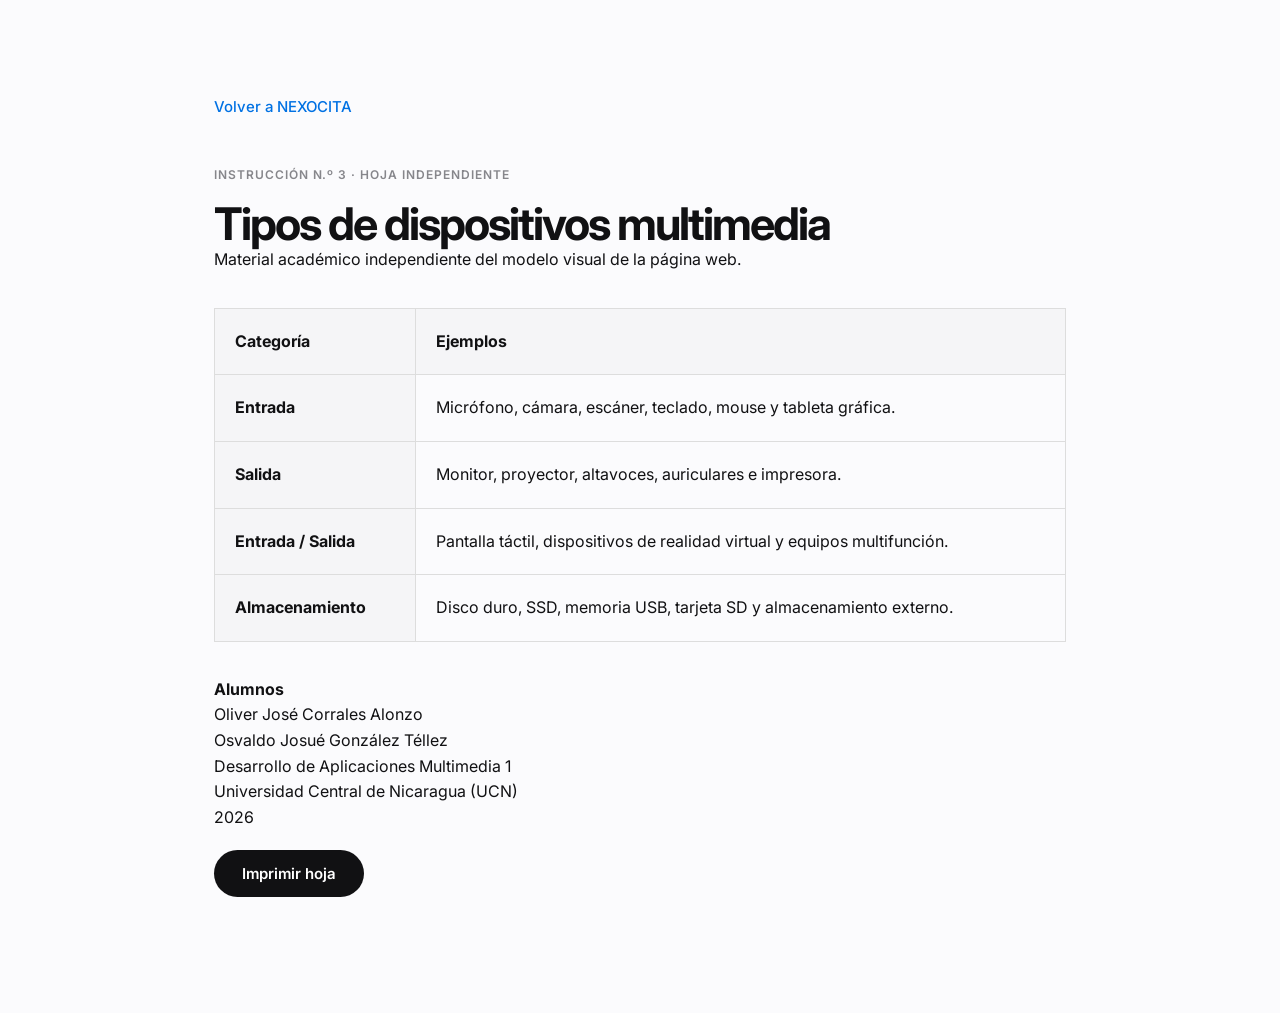
<file: dispositivos.html>
<!doctype html><html lang="es"><head><meta charset="utf-8"><meta name="viewport" content="width=device-width,initial-scale=1"><title>Dispositivos multimedia · UCN</title><link rel="stylesheet" href="styles.css"><link rel="icon" href="data:image/svg+xml,%3Csvg xmlns='http://www.w3.org/2000/svg' viewBox='0 0 40 40'%3E%3Ctext y='32' font-size='36'%3EN%3C/text%3E"><style>table{border-collapse:collapse;width:100%;margin:35px 0}td,th{padding:20px;text-align:left;border:1px solid #ddd;line-height:1.6}th{background:#f5f5f7}h1{font-size:45px;letter-spacing:-2px}main{max-width:900px!important}.print-button{border:0;margin:20px 0}@media print{.text-link,.print-button{display:none}.section{padding:20px}h1{font-size:32px}}</style></head><body><main class="section"><a class="text-link" href="index.html#contacto">Volver a NEXOCITA</a><p class="eyebrow" style="margin-top:50px">INSTRUCCIÓN N.º 3 · HOJA INDEPENDIENTE</p><h1>Tipos de dispositivos multimedia</h1><p>Material académico independiente del modelo visual de la página web.</p><table><thead><tr><th scope="col">Categoría</th><th scope="col">Ejemplos</th></tr></thead><tbody><tr><th scope="row">Entrada</th><td>Micrófono, cámara, escáner, teclado, mouse y tableta gráfica.</td></tr><tr><th scope="row">Salida</th><td>Monitor, proyector, altavoces, auriculares e impresora.</td></tr><tr><th scope="row">Entrada / Salida</th><td>Pantalla táctil, dispositivos de realidad virtual y equipos multifunción.</td></tr><tr><th scope="row">Almacenamiento</th><td>Disco duro, SSD, memoria USB, tarjeta SD y almacenamiento externo.</td></tr></tbody></table><p><strong>Alumnos</strong><br>Oliver José Corrales Alonzo<br>Osvaldo Josué González Téllez</p><p>Desarrollo de Aplicaciones Multimedia 1<br>Universidad Central de Nicaragua (UCN)<br>2026</p><button class="button print-button" onclick="window.print()">Imprimir hoja</button></main></body></html>
</file>
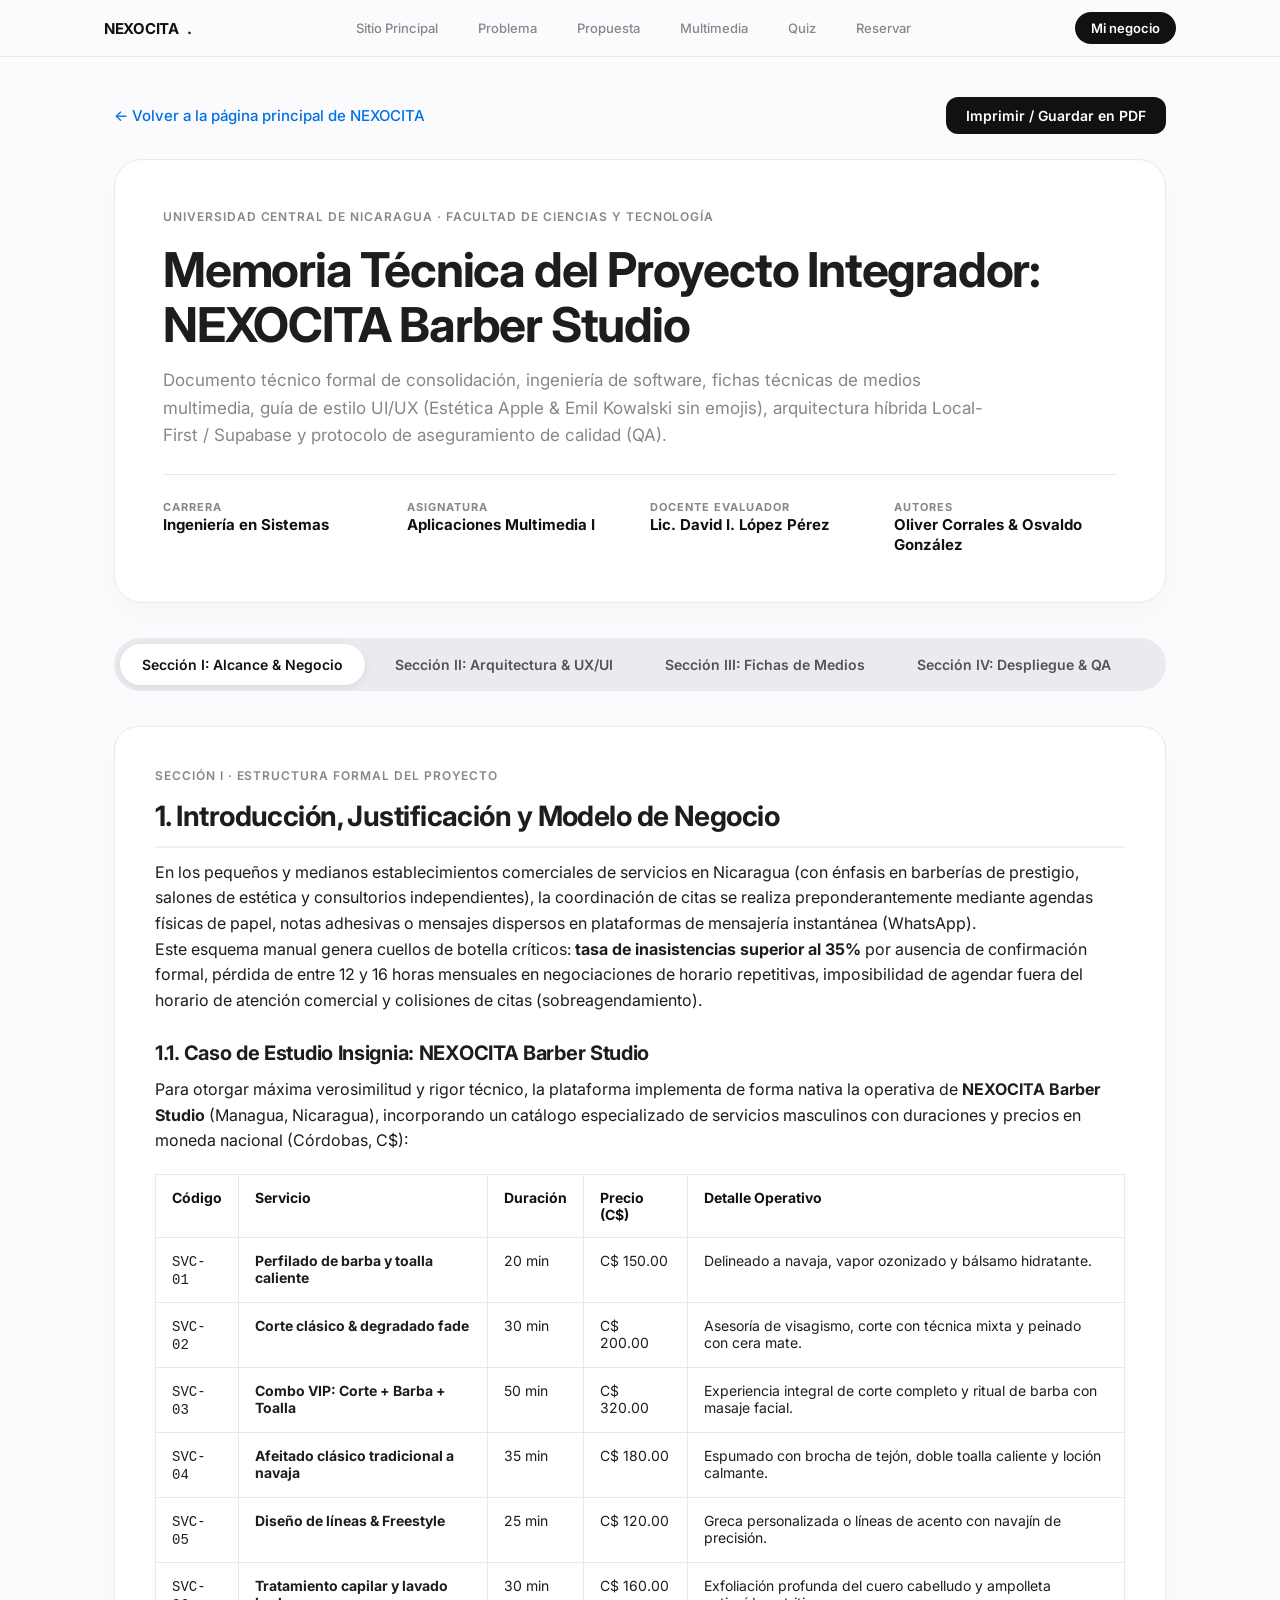
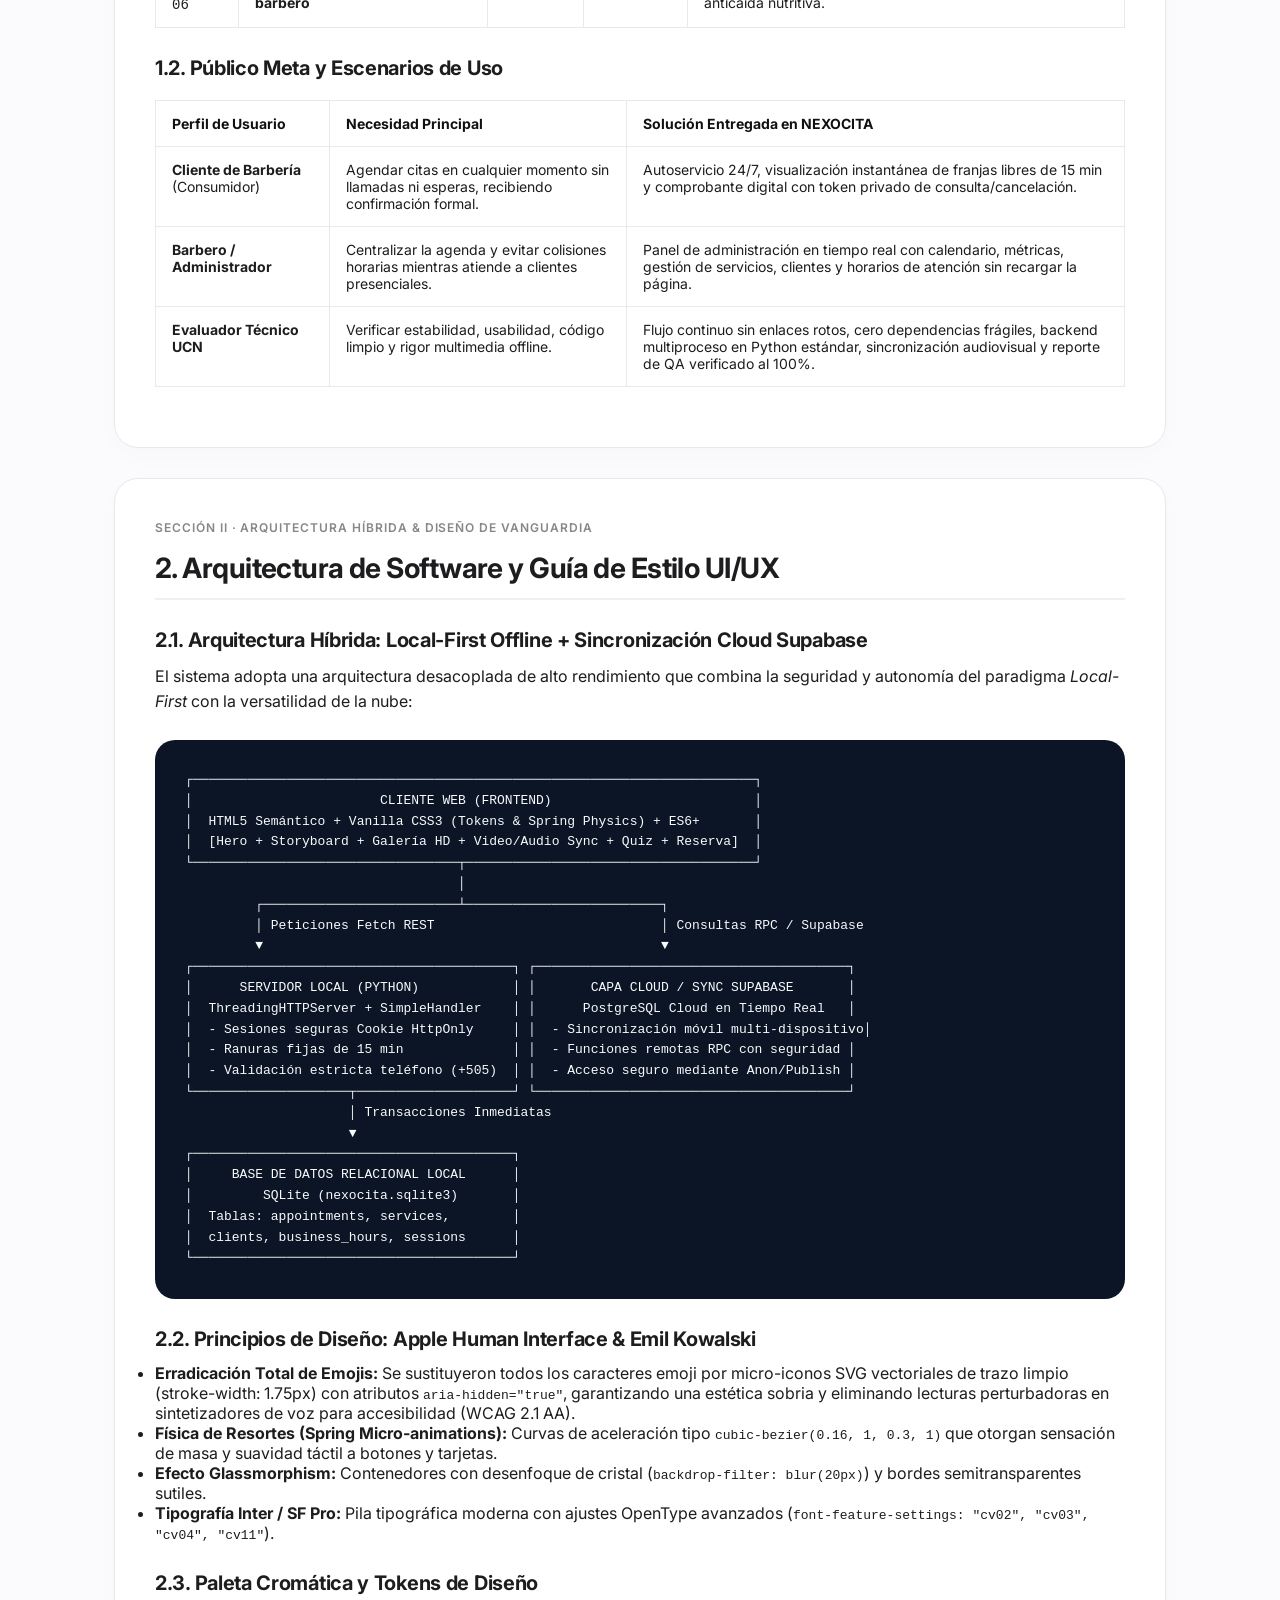
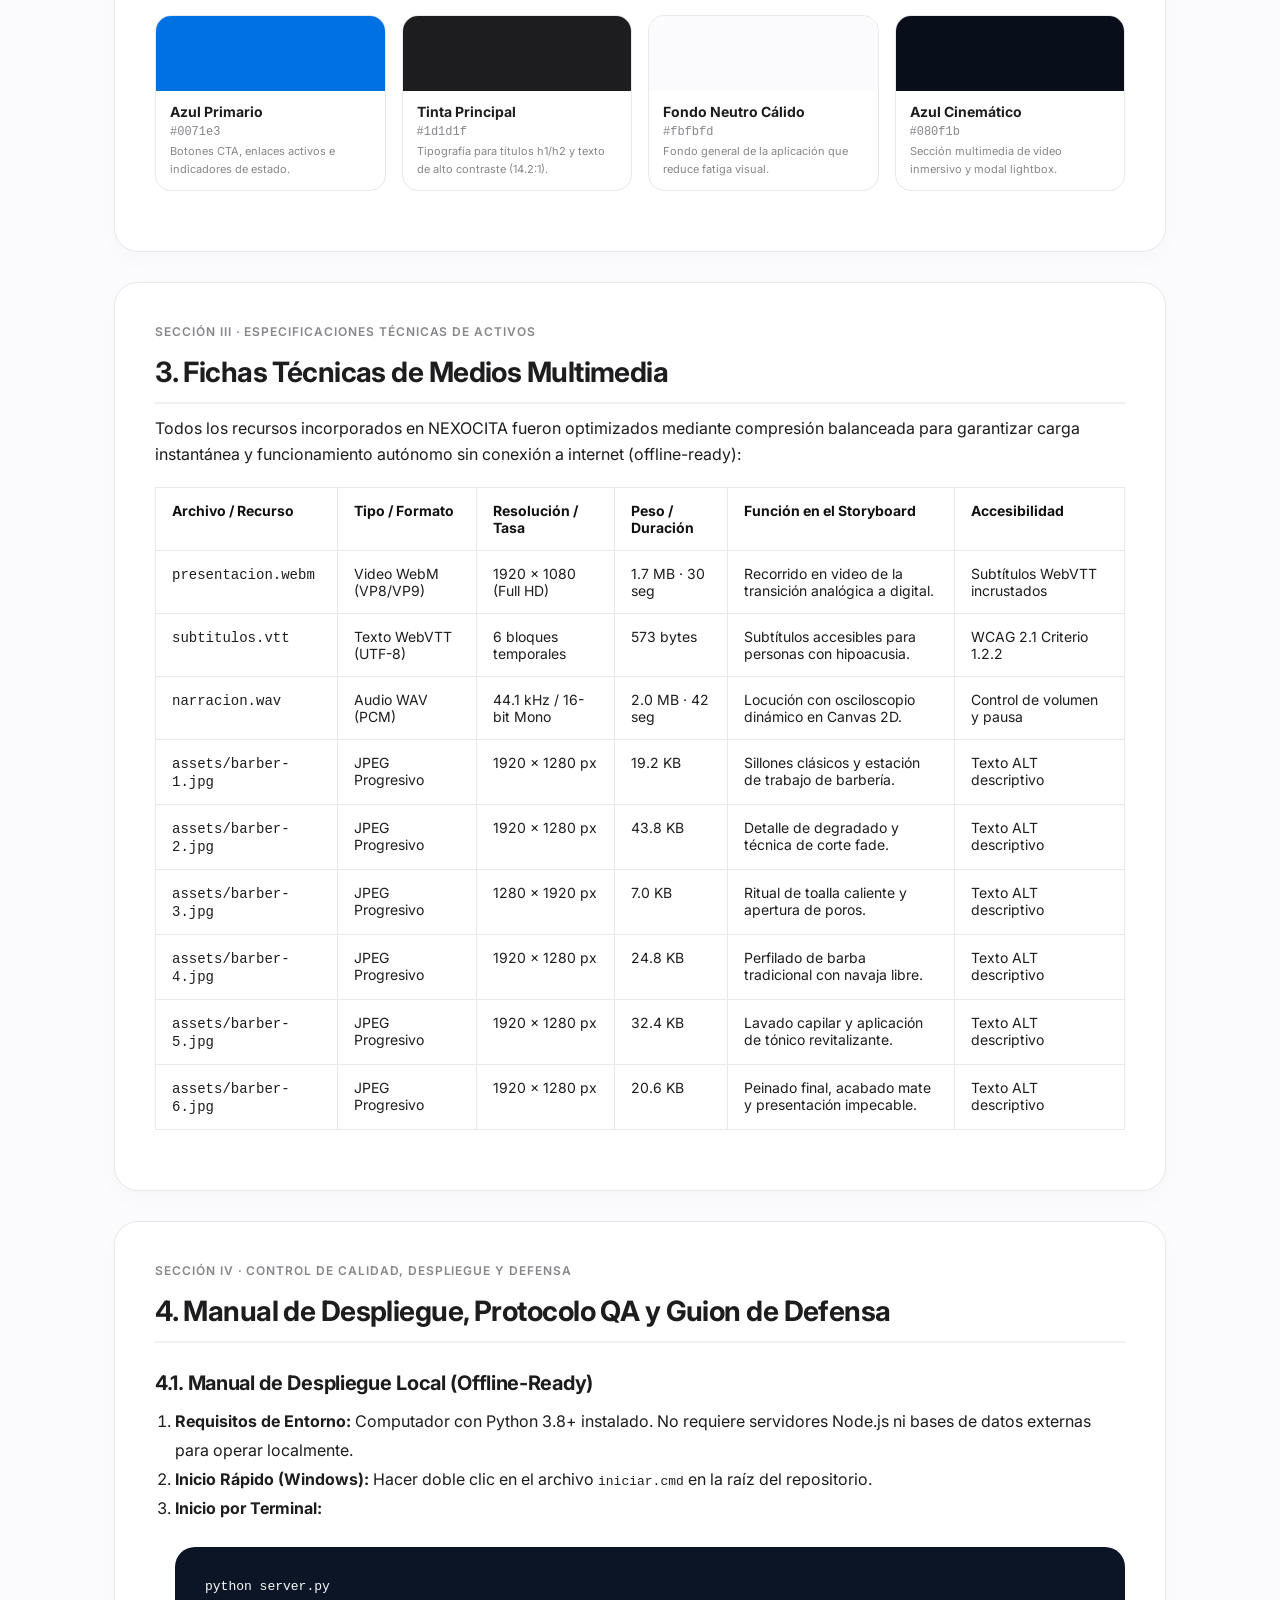
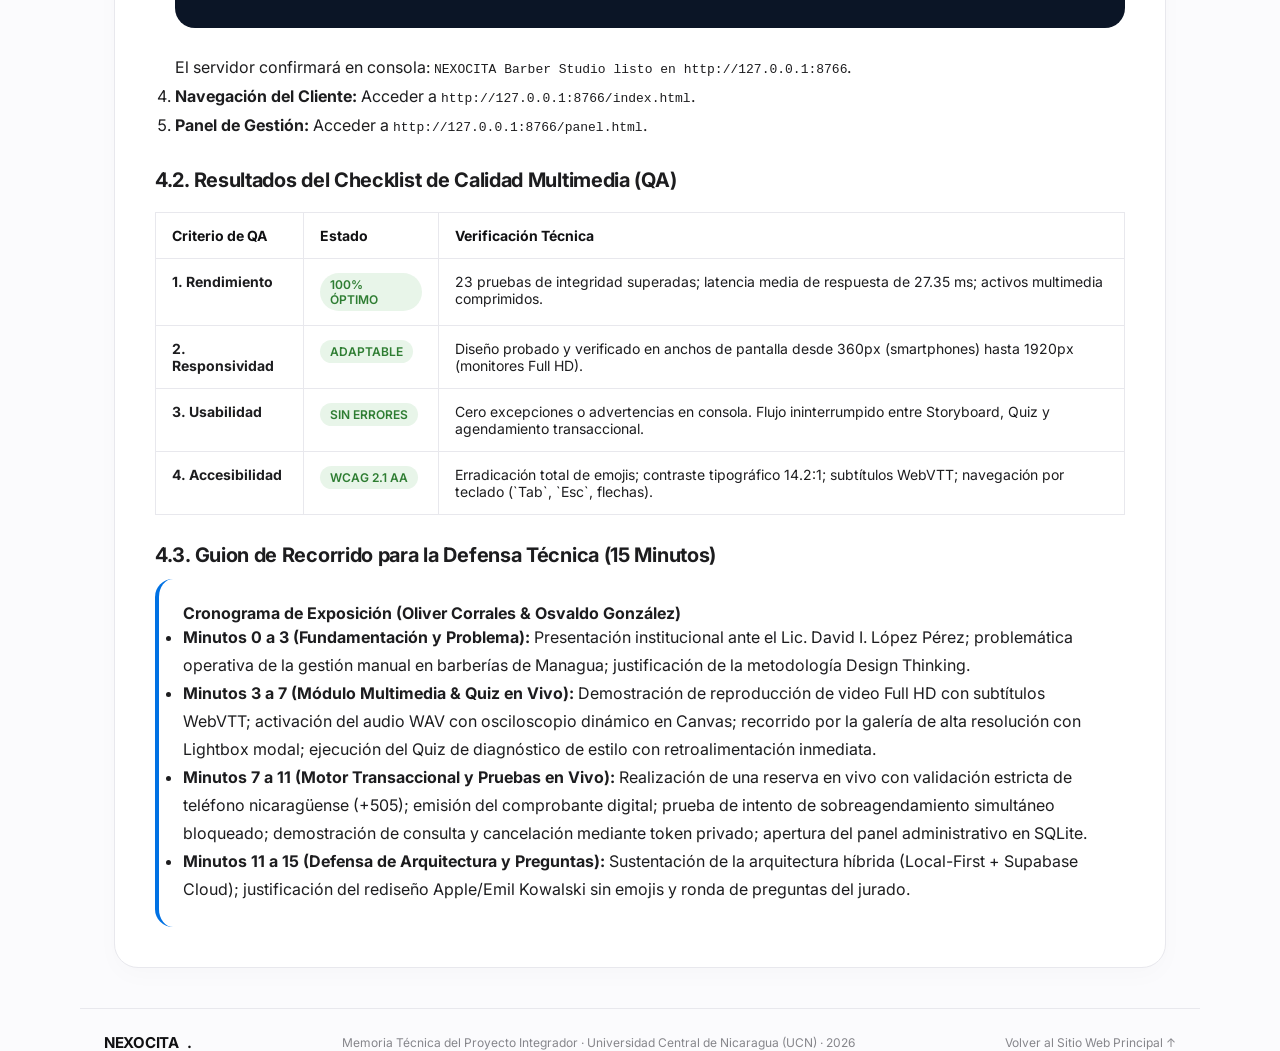
<file: documentacion.html>
<!doctype html>
<html lang="es">

<head>
  <meta charset="utf-8">
  <meta name="viewport" content="width=device-width,initial-scale=1">
  <title>Memoria Técnica y Documentación · NEXOCITA Barber Studio · UCN</title>
  <meta name="description"
    content="Documentación técnica formal del Proyecto Integrador NEXOCITA Barber Studio: Arquitectura híbrida, fichas de medios, diseño Apple/Emil Kowalski sin emojis, manual de despliegue y pruebas de QA.">
  <link rel="icon"
    href="data:image/svg+xml,%3Csvg xmlns='http://www.w3.org/2000/svg' viewBox='0 0 40 40'%3E%3Crect width='40' height='40' rx='12' fill='%230071e3'/%3E%3Cpath d='M11 28V12l18 16V12' fill='none' stroke='white' stroke-width='3'/%3E%3C/svg%3E">
  <link rel="stylesheet" href="styles.css">
  <style>
    body {
      background: #fbfbfd;
      color: #1d1d1f;
      font-family: -apple-system, BlinkMacSystemFont, "Inter", "Segoe UI", Roboto, sans-serif;
    }

    .doc-container {
      max-width: 1100px;
      margin: 40px auto;
      padding: 0 24px;
    }

    .doc-hero {
      background: #fff;
      border: 1px solid var(--line);
      border-radius: 28px;
      padding: 48px;
      box-shadow: 0 10px 30px rgba(0, 0, 0, 0.02);
      margin-bottom: 35px;
    }

    .doc-hero h1 {
      font-size: clamp(34px, 4.5vw, 48px);
      margin-bottom: 15px;
      letter-spacing: -0.025em;
      line-height: 1.15;
    }

    .doc-meta {
      display: grid;
      grid-template-columns: repeat(4, 1fr);
      gap: 20px;
      border-top: 1px solid var(--line);
      padding-top: 25px;
      margin-top: 25px;
    }

    .doc-meta-item small {
      display: block;
      font-size: 11px;
      text-transform: uppercase;
      color: var(--muted);
      font-weight: 700;
      letter-spacing: 1px;
    }

    .doc-meta-item strong {
      font-size: 15px;
      color: var(--ink);
    }

    .doc-nav-tabs {
      display: flex;
      gap: 8px;
      overflow-x: auto;
      padding: 6px;
      background: #ebebef;
      border-radius: 30px;
      margin-bottom: 35px;
    }

    .doc-nav-tab {
      border: 0;
      background: none;
      padding: 12px 22px;
      border-radius: 24px;
      font-size: 14px;
      font-weight: 600;
      color: #525257;
      cursor: pointer;
      white-space: nowrap;
      transition: all .2s cubic-bezier(0.16, 1, 0.3, 1);
    }

    .doc-nav-tab:hover {
      color: var(--ink);
    }

    .doc-nav-tab.active {
      background: #fff;
      color: var(--ink);
      box-shadow: 0 2px 8px rgba(0, 0, 0, 0.08);
    }

    .doc-section-card {
      background: #fff;
      border: 1px solid var(--line);
      border-radius: 24px;
      padding: 40px;
      margin-bottom: 30px;
      box-shadow: 0 8px 24px rgba(0, 0, 0, 0.02);
    }

    .doc-section-card h2 {
      font-size: 28px;
      margin-bottom: 12px;
      border-bottom: 2px solid #f0f0f4;
      padding-bottom: 14px;
      letter-spacing: -0.02em;
    }

    .doc-section-card h3 {
      font-size: 20px;
      margin: 28px 0 12px;
      letter-spacing: -0.015em;
    }

    .tech-table {
      width: 100%;
      border-collapse: collapse;
      margin: 20px 0;
      font-size: 14px;
    }

    .tech-table th,
    .tech-table td {
      padding: 14px 16px;
      border: 1px solid var(--line);
      text-align: left;
      vertical-align: top;
    }

    .tech-table th {
      background: var(--soft);
      font-weight: 700;
      color: var(--ink);
    }

    .tech-table tr:hover td {
      background: #fafafa;
    }

    .badge-pill {
      display: inline-block;
      padding: 4px 10px;
      border-radius: 20px;
      font-size: 12px;
      font-weight: 600;
      background: #e8f5e9;
      color: #2e7d32;
    }

    .diagram-box {
      background: #0b1526;
      color: #f8fafc;
      border-radius: 20px;
      padding: 30px;
      margin: 25px 0;
      font-family: ui-monospace, SFMono-Regular, Menlo, Monaco, Consolas, monospace;
      font-size: 13px;
      line-height: 1.6;
      overflow-x: auto;
    }

    .diagram-box pre {
      margin: 0;
    }

    .color-swatches {
      display: grid;
      grid-template-columns: repeat(4, 1fr);
      gap: 16px;
      margin: 20px 0;
    }

    .color-swatch-card {
      border: 1px solid var(--line);
      border-radius: 16px;
      overflow: hidden;
      background: #fff;
    }

    .swatch-color {
      height: 75px;
    }

    .swatch-info {
      padding: 12px 14px;
      font-size: 13px;
    }

    .swatch-info strong {
      display: block;
      font-size: 14px;
      margin-bottom: 2px;
    }

    .swatch-info code {
      color: var(--muted);
      font-size: 12px;
    }

    .doc-actions-bar {
      display: flex;
      justify-content: space-between;
      align-items: center;
      margin-bottom: 25px;
    }

    @media print {
      header,
      .doc-nav-tabs,
      .doc-actions-bar,
      .text-link,
      footer {
        display: none !important;
      }

      .doc-container {
        max-width: 100%;
        margin: 0;
        padding: 0;
      }

      .doc-section-card {
        border: none;
        box-shadow: none;
        padding: 20px 0;
        page-break-inside: avoid;
      }

      body {
        background: #fff;
      }
    }

    @media (max-width: 800px) {
      .doc-meta {
        grid-template-columns: 1fr 1fr;
      }

      .color-swatches {
        grid-template-columns: 1fr 1fr;
      }

      .doc-hero {
        padding: 28px 20px;
      }

      .doc-section-card {
        padding: 24px 18px;
      }
    }
  </style>
</head>

<body>

  <header>
    <nav aria-label="Navegación principal">
      <a class="brand" href="index.html#inicio">
        <span class="brand-icon">N</span>NEXOCITA<span class="brand-dot">.</span>
      </a>
      <div class="nav-links">
        <a href="index.html#inicio">Sitio Principal</a>
        <a href="index.html#problema">Problema</a>
        <a href="index.html#propuesta">Propuesta</a>
        <a href="index.html#multimedia">Multimedia</a>
        <a href="index.html#interactividad">Quiz</a>
        <a href="index.html#reserva">Reservar</a>
      </div>
      <a class="nav-cta" href="panel.html">Mi negocio</a>
    </nav>
  </header>

  <div class="doc-container">

    <div class="doc-actions-bar">
      <a href="index.html" class="text-link">← Volver a la página principal de NEXOCITA</a>
      <button class="button" onclick="window.print()" style="padding:10px 20px;font-size:14px;border-radius:12px;">Imprimir / Guardar en PDF</button>
    </div>

    <!-- PORTADA INSTITUCIONAL FORMAL -->
    <div class="doc-hero">
      <p class="eyebrow">UNIVERSIDAD CENTRAL DE NICARAGUA · FACULTAD DE CIENCIAS Y TECNOLOGÍA</p>
      <h1>Memoria Técnica del Proyecto Integrador: NEXOCITA Barber Studio</h1>
      <p style="color:var(--muted);font-size:17px;max-width:850px;line-height:1.6;">
        Documento técnico formal de consolidación, ingeniería de software, fichas técnicas de medios multimedia, guía de
        estilo UI/UX (Estética Apple & Emil Kowalski sin emojis), arquitectura híbrida Local-First / Supabase y protocolo de aseguramiento de calidad (QA).
      </p>

      <div class="doc-meta">
        <div class="doc-meta-item">
          <small>Carrera</small>
          <strong>Ingeniería en Sistemas</strong>
        </div>
        <div class="doc-meta-item">
          <small>Asignatura</small>
          <strong>Aplicaciones Multimedia I</strong>
        </div>
        <div class="doc-meta-item">
          <small>Docente Evaluador</small>
          <strong>Lic. David I. López Pérez</strong>
        </div>
        <div class="doc-meta-item">
          <small>Autores</small>
          <strong>Oliver Corrales & Osvaldo González</strong>
        </div>
      </div>
    </div>

    <!-- NAVEGACIÓN POR HITOS Y SECCIONES -->
    <div class="doc-nav-tabs" role="tablist">
      <button class="doc-nav-tab active" onclick="scrollToSection('seccion-1')">Sección I: Alcance & Negocio</button>
      <button class="doc-nav-tab" onclick="scrollToSection('seccion-2')">Sección II: Arquitectura & UX/UI</button>
      <button class="doc-nav-tab" onclick="scrollToSection('seccion-3')">Sección III: Fichas de Medios</button>
      <button class="doc-nav-tab" onclick="scrollToSection('seccion-4')">Sección IV: Despliegue & QA</button>
    </div>

    <!-- SECCIÓN I: INTRODUCCIÓN Y ALCANCE -->
    <article class="doc-section-card" id="seccion-1">
      <p class="eyebrow">SECCIÓN I · ESTRUCTURA FORMAL DEL PROYECTO</p>
      <h2>1. Introducción, Justificación y Modelo de Negocio</h2>
      <p>
        En los pequeños y medianos establecimientos comerciales de servicios en Nicaragua (con énfasis en barberías de prestigio, salones de estética y consultorios independientes), la coordinación de citas se realiza preponderantemente mediante agendas físicas de papel, notas adhesivas o mensajes dispersos en plataformas de mensajería instantánea (WhatsApp).
      </p>
      <p>
        Este esquema manual genera cuellos de botella críticos: <strong>tasa de inasistencias superior al 35%</strong> por ausencia de confirmación formal, pérdida de entre 12 y 16 horas mensuales en negociaciones de horario repetitivas, imposibilidad de agendar fuera del horario de atención comercial y colisiones de citas (sobreagendamiento).
      </p>

      <h3>1.1. Caso de Estudio Insignia: NEXOCITA Barber Studio</h3>
      <p>
        Para otorgar máxima verosimilitud y rigor técnico, la plataforma implementa de forma nativa la operativa de <strong>NEXOCITA Barber Studio</strong> (Managua, Nicaragua), incorporando un catálogo especializado de servicios masculinos con duraciones y precios en moneda nacional (Córdobas, C$):
      </p>
      <table class="tech-table">
        <thead>
          <tr>
            <th>Código</th>
            <th>Servicio</th>
            <th>Duración</th>
            <th>Precio (C$)</th>
            <th>Detalle Operativo</th>
          </tr>
        </thead>
        <tbody>
          <tr>
            <td><code>SVC-01</code></td>
            <td><strong>Perfilado de barba y toalla caliente</strong></td>
            <td>20 min</td>
            <td>C$ 150.00</td>
            <td>Delineado a navaja, vapor ozonizado y bálsamo hidratante.</td>
          </tr>
          <tr>
            <td><code>SVC-02</code></td>
            <td><strong>Corte clásico & degradado fade</strong></td>
            <td>30 min</td>
            <td>C$ 200.00</td>
            <td>Asesoría de visagismo, corte con técnica mixta y peinado con cera mate.</td>
          </tr>
          <tr>
            <td><code>SVC-03</code></td>
            <td><strong>Combo VIP: Corte + Barba + Toalla</strong></td>
            <td>50 min</td>
            <td>C$ 320.00</td>
            <td>Experiencia integral de corte completo y ritual de barba con masaje facial.</td>
          </tr>
          <tr>
            <td><code>SVC-04</code></td>
            <td><strong>Afeitado clásico tradicional a navaja</strong></td>
            <td>35 min</td>
            <td>C$ 180.00</td>
            <td>Espumado con brocha de tejón, doble toalla caliente y loción calmante.</td>
          </tr>
          <tr>
            <td><code>SVC-05</code></td>
            <td><strong>Diseño de líneas & Freestyle</strong></td>
            <td>25 min</td>
            <td>C$ 120.00</td>
            <td>Greca personalizada o líneas de acento con navajín de precisión.</td>
          </tr>
          <tr>
            <td><code>SVC-06</code></td>
            <td><strong>Tratamiento capilar y lavado barbero</strong></td>
            <td>30 min</td>
            <td>C$ 160.00</td>
            <td>Exfoliación profunda del cuero cabelludo y ampolleta anticaída nutritiva.</td>
          </tr>
        </tbody>
      </table>

      <h3>1.2. Público Meta y Escenarios de Uso</h3>
      <table class="tech-table">
        <thead>
          <tr>
            <th>Perfil de Usuario</th>
            <th>Necesidad Principal</th>
            <th>Solución Entregada en NEXOCITA</th>
          </tr>
        </thead>
        <tbody>
          <tr>
            <td><strong>Cliente de Barbería</strong> (Consumidor)</td>
            <td>Agendar citas en cualquier momento sin llamadas ni esperas, recibiendo confirmación formal.</td>
            <td>Autoservicio 24/7, visualización instantánea de franjas libres de 15 min y comprobante digital con token privado de consulta/cancelación.</td>
          </tr>
          <tr>
            <td><strong>Barbero / Administrador</strong></td>
            <td>Centralizar la agenda y evitar colisiones horarias mientras atiende a clientes presenciales.</td>
            <td>Panel de administración en tiempo real con calendario, métricas, gestión de servicios, clientes y horarios de atención sin recargar la página.</td>
          </tr>
          <tr>
            <td><strong>Evaluador Técnico UCN</strong></td>
            <td>Verificar estabilidad, usabilidad, código limpio y rigor multimedia offline.</td>
            <td>Flujo continuo sin enlaces rotos, cero dependencias frágiles, backend multiproceso en Python estándar, sincronización audiovisual y reporte de QA verificado al 100%.</td>
          </tr>
        </tbody>
      </table>
    </article>

    <!-- SECCIÓN II: ARQUITECTURA DE SOFTWARE & GUÍA UI/UX -->
    <article class="doc-section-card" id="seccion-2">
      <p class="eyebrow">SECCIÓN II · ARQUITECTURA HÍBRIDA & DISEÑO DE VANGUARDIA</p>
      <h2>2. Arquitectura de Software y Guía de Estilo UI/UX</h2>

      <h3>2.1. Arquitectura Híbrida: Local-First Offline + Sincronización Cloud Supabase</h3>
      <p>
        El sistema adopta una arquitectura desacoplada de alto rendimiento que combina la seguridad y autonomía del paradigma <em>Local-First</em> con la versatilidad de la nube:
      </p>
      <div class="diagram-box">
        <pre>
┌────────────────────────────────────────────────────────────────────────┐
│                        CLIENTE WEB (FRONTEND)                          │
│  HTML5 Semántico + Vanilla CSS3 (Tokens & Spring Physics) + ES6+       │
│  [Hero + Storyboard + Galería HD + Video/Audio Sync + Quiz + Reserva]  │
└──────────────────────────────────┬─────────────────────────────────────┘
                                   │
         ┌─────────────────────────┴─────────────────────────┐
         │ Peticiones Fetch REST                             │ Consultas RPC / Supabase
         ▼                                                   ▼
┌─────────────────────────────────────────┐ ┌────────────────────────────────────────┐
│      SERVIDOR LOCAL (PYTHON)            │ │       CAPA CLOUD / SYNC SUPABASE       │
│  ThreadingHTTPServer + SimpleHandler    │ │      PostgreSQL Cloud en Tiempo Real   │
│  - Sesiones seguras Cookie HttpOnly     │ │  - Sincronización móvil multi-dispositivo│
│  - Ranuras fijas de 15 min              │ │  - Funciones remotas RPC con seguridad │
│  - Validación estricta teléfono (+505)  │ │  - Acceso seguro mediante Anon/Publish │
└────────────────────┬────────────────────┘ └────────────────────────────────────────┘
                     │ Transacciones Inmediatas
                     ▼
┌─────────────────────────────────────────┐
│     BASE DE DATOS RELACIONAL LOCAL      │
│         SQLite (nexocita.sqlite3)       │
│  Tablas: appointments, services,        │
│  clients, business_hours, sessions      │
└─────────────────────────────────────────┘
</pre>
      </div>

      <h3>2.2. Principios de Diseño: Apple Human Interface & Emil Kowalski</h3>
      <ul>
        <li><strong>Erradicación Total de Emojis:</strong> Se sustituyeron todos los caracteres emoji por micro-iconos SVG vectoriales de trazo limpio (stroke-width: 1.75px) con atributos <code>aria-hidden="true"</code>, garantizando una estética sobria y eliminando lecturas perturbadoras en sintetizadores de voz para accesibilidad (WCAG 2.1 AA).</li>
        <li><strong>Física de Resortes (Spring Micro-animations):</strong> Curvas de aceleración tipo <code>cubic-bezier(0.16, 1, 0.3, 1)</code> que otorgan sensación de masa y suavidad táctil a botones y tarjetas.</li>
        <li><strong>Efecto Glassmorphism:</strong> Contenedores con desenfoque de cristal (<code>backdrop-filter: blur(20px)</code>) y bordes semitransparentes sutiles.</li>
        <li><strong>Tipografía Inter / SF Pro:</strong> Pila tipográfica moderna con ajustes OpenType avanzados (<code>font-feature-settings: "cv02", "cv03", "cv04", "cv11"</code>).</li>
      </ul>

      <h3>2.3. Paleta Cromática y Tokens de Diseño</h3>
      <div class="color-swatches">
        <div class="color-swatch-card">
          <div class="swatch-color" style="background:#0071e3;"></div>
          <div class="swatch-info">
            <strong>Azul Primario</strong>
            <code>#0071e3</code>
            <p style="font-size:11px;color:var(--muted);margin:4px 0 0;">Botones CTA, enlaces activos e indicadores de estado.</p>
          </div>
        </div>
        <div class="color-swatch-card">
          <div class="swatch-color" style="background:#1d1d1f;"></div>
          <div class="swatch-info">
            <strong>Tinta Principal</strong>
            <code>#1d1d1f</code>
            <p style="font-size:11px;color:var(--muted);margin:4px 0 0;">Tipografía para títulos h1/h2 y texto de alto contraste (14.2:1).</p>
          </div>
        </div>
        <div class="color-swatch-card">
          <div class="swatch-color" style="background:#fbfbfd;"></div>
          <div class="swatch-info">
            <strong>Fondo Neutro Cálido</strong>
            <code>#fbfbfd</code>
            <p style="font-size:11px;color:var(--muted);margin:4px 0 0;">Fondo general de la aplicación que reduce fatiga visual.</p>
          </div>
        </div>
        <div class="color-swatch-card">
          <div class="swatch-color" style="background:#080f1b;"></div>
          <div class="swatch-info">
            <strong>Azul Cinemático</strong>
            <code>#080f1b</code>
            <p style="font-size:11px;color:var(--muted);margin:4px 0 0;">Sección multimedia de video inmersivo y modal lightbox.</p>
          </div>
        </div>
      </div>
    </article>

    <!-- SECCIÓN III: FICHAS TÉCNICAS DE MEDIOS MULTIMEDIA -->
    <article class="doc-section-card" id="seccion-3">
      <p class="eyebrow">SECCIÓN III · ESPECIFICACIONES TÉCNICAS DE ACTIVOS</p>
      <h2>3. Fichas Técnicas de Medios Multimedia</h2>
      <p>
        Todos los recursos incorporados en NEXOCITA fueron optimizados mediante compresión balanceada para garantizar carga instantánea y funcionamiento autónomo sin conexión a internet (offline-ready):
      </p>

      <table class="tech-table">
        <thead>
          <tr>
            <th>Archivo / Recurso</th>
            <th>Tipo / Formato</th>
            <th>Resolución / Tasa</th>
            <th>Peso / Duración</th>
            <th>Función en el Storyboard</th>
            <th>Accesibilidad</th>
          </tr>
        </thead>
        <tbody>
          <tr>
            <td><code>presentacion.webm</code></td>
            <td>Video WebM (VP8/VP9)</td>
            <td>1920 × 1080 (Full HD)</td>
            <td>1.7 MB · 30 seg</td>
            <td>Recorrido en video de la transición analógica a digital.</td>
            <td>Subtítulos WebVTT incrustados</td>
          </tr>
          <tr>
            <td><code>subtitulos.vtt</code></td>
            <td>Texto WebVTT (UTF-8)</td>
            <td>6 bloques temporales</td>
            <td>573 bytes</td>
            <td>Subtítulos accesibles para personas con hipoacusia.</td>
            <td>WCAG 2.1 Criterio 1.2.2</td>
          </tr>
          <tr>
            <td><code>narracion.wav</code></td>
            <td>Audio WAV (PCM)</td>
            <td>44.1 kHz / 16-bit Mono</td>
            <td>2.0 MB · 42 seg</td>
            <td>Locución con osciloscopio dinámico en Canvas 2D.</td>
            <td>Control de volumen y pausa</td>
          </tr>
          <tr>
            <td><code>assets/barber-1.jpg</code></td>
            <td>JPEG Progresivo</td>
            <td>1920 × 1280 px</td>
            <td>19.2 KB</td>
            <td>Sillones clásicos y estación de trabajo de barbería.</td>
            <td>Texto ALT descriptivo</td>
          </tr>
          <tr>
            <td><code>assets/barber-2.jpg</code></td>
            <td>JPEG Progresivo</td>
            <td>1920 × 1280 px</td>
            <td>43.8 KB</td>
            <td>Detalle de degradado y técnica de corte fade.</td>
            <td>Texto ALT descriptivo</td>
          </tr>
          <tr>
            <td><code>assets/barber-3.jpg</code></td>
            <td>JPEG Progresivo</td>
            <td>1280 × 1920 px</td>
            <td>7.0 KB</td>
            <td>Ritual de toalla caliente y apertura de poros.</td>
            <td>Texto ALT descriptivo</td>
          </tr>
          <tr>
            <td><code>assets/barber-4.jpg</code></td>
            <td>JPEG Progresivo</td>
            <td>1920 × 1280 px</td>
            <td>24.8 KB</td>
            <td>Perfilado de barba tradicional con navaja libre.</td>
            <td>Texto ALT descriptivo</td>
          </tr>
          <tr>
            <td><code>assets/barber-5.jpg</code></td>
            <td>JPEG Progresivo</td>
            <td>1920 × 1280 px</td>
            <td>32.4 KB</td>
            <td>Lavado capilar y aplicación de tónico revitalizante.</td>
            <td>Texto ALT descriptivo</td>
          </tr>
          <tr>
            <td><code>assets/barber-6.jpg</code></td>
            <td>JPEG Progresivo</td>
            <td>1920 × 1280 px</td>
            <td>20.6 KB</td>
            <td>Peinado final, acabado mate y presentación impecable.</td>
            <td>Texto ALT descriptivo</td>
          </tr>
        </tbody>
      </table>
    </article>

    <!-- SECCIÓN IV: MANUAL DE DESPLIEGUE, QA Y GUION DE DEFENSA -->
    <article class="doc-section-card" id="seccion-4">
      <p class="eyebrow">SECCIÓN IV · CONTROL DE CALIDAD, DESPLIEGUE Y DEFENSA</p>
      <h2>4. Manual de Despliegue, Protocolo QA y Guion de Defensa</h2>

      <h3>4.1. Manual de Despliegue Local (Offline-Ready)</h3>
      <ol style="line-height:1.8;padding-left:20px;">
        <li><strong>Requisitos de Entorno:</strong> Computador con Python 3.8+ instalado. No requiere servidores Node.js ni bases de datos externas para operar localmente.</li>
        <li><strong>Inicio Rápido (Windows):</strong> Hacer doble clic en el archivo <code>iniciar.cmd</code> en la raíz del repositorio.</li>
        <li><strong>Inicio por Terminal:</strong>
          <pre class="diagram-box">python server.py</pre>
          El servidor confirmará en consola: <code>NEXOCITA Barber Studio listo en http://127.0.0.1:8766</code>.
        </li>
        <li><strong>Navegación del Cliente:</strong> Acceder a <code>http://127.0.0.1:8766/index.html</code>.</li>
        <li><strong>Panel de Gestión:</strong> Acceder a <code>http://127.0.0.1:8766/panel.html</code>.</li>
      </ol>

      <h3>4.2. Resultados del Checklist de Calidad Multimedia (QA)</h3>
      <table class="tech-table">
        <thead>
          <tr>
            <th>Criterio de QA</th>
            <th>Estado</th>
            <th>Verificación Técnica</th>
          </tr>
        </thead>
        <tbody>
          <tr>
            <td><strong>1. Rendimiento</strong></td>
            <td><span class="badge-pill">100% ÓPTIMO</span></td>
            <td>23 pruebas de integridad superadas; latencia media de respuesta de 27.35 ms; activos multimedia comprimidos.</td>
          </tr>
          <tr>
            <td><strong>2. Responsividad</strong></td>
            <td><span class="badge-pill">ADAPTABLE</span></td>
            <td>Diseño probado y verificado en anchos de pantalla desde 360px (smartphones) hasta 1920px (monitores Full HD).</td>
          </tr>
          <tr>
            <td><strong>3. Usabilidad</strong></td>
            <td><span class="badge-pill">SIN ERRORES</span></td>
            <td>Cero excepciones o advertencias en consola. Flujo ininterrumpido entre Storyboard, Quiz y agendamiento transaccional.</td>
          </tr>
          <tr>
            <td><strong>4. Accesibilidad</strong></td>
            <td><span class="badge-pill">WCAG 2.1 AA</span></td>
            <td>Erradicación total de emojis; contraste tipográfico 14.2:1; subtítulos WebVTT; navegación por teclado (`Tab`, `Esc`, flechas).</td>
          </tr>
        </tbody>
      </table>

      <h3>4.3. Guion de Recorrido para la Defensa Técnica (15 Minutos)</h3>
      <div style="background:var(--soft);border-radius:18px;padding:24px;border-left:4px solid var(--blue);">
        <h4 style="margin-top:0;">Cronograma de Exposición (Oliver Corrales & Osvaldo González)</h4>
        <ul style="line-height:1.75;">
          <li><strong>Minutos 0 a 3 (Fundamentación y Problema):</strong> Presentación institucional ante el Lic. David I. López Pérez; problemática operativa de la gestión manual en barberías de Managua; justificación de la metodología Design Thinking.</li>
          <li><strong>Minutos 3 a 7 (Módulo Multimedia & Quiz en Vivo):</strong>
            Demostración de reproducción de video Full HD con subtítulos WebVTT; activación del audio WAV con osciloscopio dinámico en Canvas; recorrido por la galería de alta resolución con Lightbox modal; ejecución del Quiz de diagnóstico de estilo con retroalimentación inmediata.
          </li>
          <li><strong>Minutos 7 a 11 (Motor Transaccional y Pruebas en Vivo):</strong>
            Realización de una reserva en vivo con validación estricta de teléfono nicaragüense (+505); emisión del comprobante digital; prueba de intento de sobreagendamiento simultáneo bloqueado; demostración de consulta y cancelación mediante token privado; apertura del panel administrativo en SQLite.
          </li>
          <li><strong>Minutos 11 a 15 (Defensa de Arquitectura y Preguntas):</strong>
            Sustentación de la arquitectura híbrida (Local-First + Supabase Cloud); justificación del rediseño Apple/Emil Kowalski sin emojis y ronda de preguntas del jurado.
          </li>
        </ul>
      </div>
    </article>

  </div>

  <footer>
    <a class="brand" href="index.html">NEXOCITA<span class="brand-dot">.</span></a>
    <p>Memoria Técnica del Proyecto Integrador · Universidad Central de Nicaragua (UCN) · 2026</p>
    <a href="index.html#inicio">Volver al Sitio Web Principal ↑</a>
  </footer>

  <script>
    function scrollToSection(id) {
      const el = document.getElementById(id);
      if (el) {
        el.scrollIntoView({ behavior: 'smooth', block: 'start' });
        document.querySelectorAll('.doc-nav-tab').forEach(b => b.classList.remove('active'));
        if (event && event.target) {
          event.target.classList.add('active');
        }
      }
    }
  </script>

</body>

</html>
</file>
<file: styles.css>
/* ═══════════════════════════════════════════════════════
   NEXOCITA — Design System
   Principles: Apple clarity · Emil Kowalski precision
   ═══════════════════════════════════════════════════════ */

@import url('https://fonts.googleapis.com/css2?family=Inter:wght@400;500;550;600;700;800&display=swap');

:root {
  /* Palette — warm neutrals, not cold corporate blue */
  --ink: #111113;
  --ink-secondary: #3c3c43;
  --muted: #86868b;
  --subtle: #aeaeb2;
  --surface: #fbfbfd;
  --surface-raised: #ffffff;
  --surface-tinted: #f5f5f7;
  --line: #e8e8ed;
  --line-light: #f2f2f7;

  /* Accent — a refined, warm indigo instead of generic blue */
  --accent: #1d1d1f;
  --accent-hover: #333336;
  --accent-soft: rgba(29, 29, 31, 0.06);
  --accent-muted: rgba(29, 29, 31, 0.12);
  --blue: #0071e3;
  --blue-hover: #0062c6;
  --blue-soft: rgba(0, 113, 227, 0.08);

  /* Spacing scale */
  --s-xs: 4px;
  --s-sm: 8px;
  --s-md: 16px;
  --s-lg: 24px;
  --s-xl: 40px;
  --s-2xl: 64px;
  --s-3xl: 96px;
  --s-4xl: 128px;

  /* Typography */
  --font: 'Inter', -apple-system, BlinkMacSystemFont, 'Segoe UI', system-ui, sans-serif;
  --mono: 'SF Mono', ui-monospace, SFMono-Regular, Menlo, Monaco, Consolas, monospace;

  /* Shadows — Emil Kowalski style: layered, soft, almost invisible */
  --shadow-xs: 0 1px 2px rgba(0,0,0,0.04);
  --shadow-sm: 0 2px 8px rgba(0,0,0,0.04), 0 1px 2px rgba(0,0,0,0.03);
  --shadow-md: 0 4px 16px rgba(0,0,0,0.06), 0 1px 4px rgba(0,0,0,0.04);
  --shadow-lg: 0 8px 32px rgba(0,0,0,0.08), 0 2px 8px rgba(0,0,0,0.04);
  --shadow-xl: 0 16px 48px rgba(0,0,0,0.1), 0 4px 16px rgba(0,0,0,0.05);

  /* Radius */
  --r-sm: 8px;
  --r-md: 12px;
  --r-lg: 16px;
  --r-xl: 20px;
  --r-2xl: 24px;
  --r-pill: 100px;

  /* Easing — spring-like curves, not generic ease */
  --ease-out: cubic-bezier(0.16, 1, 0.3, 1);
  --ease-in-out: cubic-bezier(0.65, 0, 0.35, 1);
  --ease-spring: cubic-bezier(0.34, 1.56, 0.64, 1);

  font-family: var(--font);
  color: var(--ink);
  background: var(--surface);
  font-synthesis: none;
  -webkit-font-smoothing: antialiased;
  -moz-osx-font-smoothing: grayscale;
  text-rendering: optimizeLegibility;
}

* { box-sizing: border-box; margin: 0; padding: 0; }
html { scroll-behavior: smooth; scroll-padding-top: 80px; }
body { margin: 0; overflow-x: hidden; }
a { color: inherit; text-decoration: none; }
button { font: inherit; cursor: pointer; border: none; background: none; }
img { display: block; max-width: 100%; }

button:focus-visible,
a:focus-visible,
summary:focus-visible,
[tabindex]:focus-visible {
  outline: 2px solid var(--blue);
  outline-offset: 3px;
  border-radius: var(--r-sm);
}

button, a, audio, video, summary {
  -webkit-tap-highlight-color: transparent;
}

p { line-height: 1.6; }

/* ─── Header / Nav ────────────────────────────────────── */
header {
  position: sticky;
  top: 0;
  z-index: 50;
  background: rgba(251, 251, 253, 0.72);
  backdrop-filter: saturate(180%) blur(20px);
  -webkit-backdrop-filter: saturate(180%) blur(20px);
  border-bottom: 1px solid var(--line);
}

nav {
  max-width: 1120px;
  min-height: 56px;
  margin: auto;
  display: flex;
  align-items: center;
  justify-content: space-between;
  padding: 0 var(--s-lg);
  gap: var(--s-lg);
}

.brand {
  font-size: 15px;
  font-weight: 700;
  letter-spacing: -0.3px;
  display: flex;
  align-items: center;
  gap: 8px;
  color: var(--ink);
}

.brand-icon {
  display: none;
}

.brand-badge {
  background: var(--ink);
  color: white;
  font-size: 9px;
  font-weight: 700;
  padding: 3px 7px;
  border-radius: 5px;
  letter-spacing: 0.8px;
  margin-left: 4px;
  text-transform: uppercase;
  vertical-align: middle;
}

.nav-links {
  display: flex;
  gap: var(--s-xl);
  font-size: 13px;
  font-weight: 500;
}

.nav-links a {
  color: var(--muted);
  transition: color 0.2s var(--ease-out);
  position: relative;
}

.nav-links a:hover { color: var(--ink); }

.nav-links a[aria-current]::after {
  content: '';
  position: absolute;
  bottom: -4px;
  left: 0;
  right: 0;
  height: 1.5px;
  background: var(--ink);
  border-radius: 1px;
  animation: fadeSlideIn 0.3s var(--ease-out);
}

@keyframes fadeSlideIn {
  from { opacity: 0; transform: scaleX(0); }
  to { opacity: 1; transform: scaleX(1); }
}

.nav-cta {
  font-size: 13px;
  font-weight: 600;
  padding: 8px 16px;
  border-radius: var(--r-pill);
  background: var(--ink);
  color: white;
  transition: all 0.2s var(--ease-out);
}

.nav-cta:hover {
  background: var(--accent-hover);
  transform: translateY(-1px);
}

.skip {
  position: fixed;
  top: -100px;
  background: white;
  padding: var(--s-md);
  z-index: 99;
}

.skip:focus { top: 0; }

/* ─── Typography ──────────────────────────────────────── */
h1, h2, h3 { margin: 0; font-weight: 700; }

h1 {
  font-size: clamp(40px, 5.5vw, 64px);
  line-height: 1.05;
  letter-spacing: -0.04em;
  font-weight: 700;
}

h1 span {
  color: var(--muted);
}

h2 {
  font-size: clamp(28px, 3.5vw, 42px);
  line-height: 1.1;
  letter-spacing: -0.03em;
}

h3 {
  font-size: 18px;
  letter-spacing: -0.02em;
}

.eyebrow {
  font-size: 12px;
  font-weight: 600;
  letter-spacing: 0.08em;
  color: var(--muted);
  text-transform: uppercase;
  line-height: 1.5;
  margin: 0 0 var(--s-md);
}

/* ─── Buttons ─────────────────────────────────────────── */
.button {
  display: inline-flex;
  align-items: center;
  justify-content: center;
  padding: 14px 28px;
  font-size: 15px;
  font-weight: 600;
  border-radius: var(--r-pill);
  background: var(--ink);
  color: white;
  border: none;
  cursor: pointer;
  transition: all 0.25s var(--ease-out);
}

.button:hover {
  background: var(--accent-hover);
  transform: translateY(-1px);
  box-shadow: var(--shadow-md);
}

.button:active {
  transform: translateY(0) scale(0.98);
}

.button:disabled {
  opacity: 0.35;
  cursor: not-allowed;
  transform: none;
}

.secondary-button {
  display: inline-flex;
  align-items: center;
  justify-content: center;
  border: 1px solid var(--line);
  background: var(--surface-raised);
  color: var(--ink);
  padding: 10px 18px;
  border-radius: var(--r-pill);
  font-size: 13px;
  font-weight: 600;
  transition: all 0.2s var(--ease-out);
}

.secondary-button:hover {
  background: var(--surface-tinted);
  border-color: var(--accent-muted);
  transform: translateY(-1px);
}

.text-link {
  color: var(--blue);
  font-size: 15px;
  font-weight: 500;
  transition: opacity 0.2s;
}

.text-link:hover { opacity: 0.75; }

/* ─── Hero / Booking Home ─────────────────────────────── */
.booking-home {
  max-width: 1120px;
  margin: auto;
  padding: var(--s-3xl) var(--s-lg) var(--s-2xl);
  display: grid;
  grid-template-columns: 1fr 1.2fr;
  gap: var(--s-2xl);
  align-items: start;
}

.booking-heading {
  padding-top: var(--s-xl);
  position: sticky;
  top: 120px;
}

.booking-heading h1 {
  margin-bottom: var(--s-lg);
}

.booking-heading > p:not(.eyebrow) {
  font-size: 17px;
  color: var(--ink-secondary);
  line-height: 1.6;
  max-width: 440px;
}

.hero-barber-badges {
  display: flex;
  flex-wrap: wrap;
  gap: 8px;
  margin: var(--s-lg) 0;
}

.hero-barber-badges span {
  background: var(--surface-tinted);
  color: var(--ink-secondary);
  padding: 7px 14px;
  border-radius: var(--r-pill);
  font-size: 12px;
  font-weight: 600;
  letter-spacing: -0.01em;
  border: 1px solid var(--line);
  transition: all 0.25s var(--ease-out);
}

.hero-barber-badges span:hover {
  background: var(--surface-raised);
  border-color: var(--accent-muted);
  transform: translateY(-1px);
  box-shadow: var(--shadow-sm);
}

.hero-actions {
  display: flex;
  gap: var(--s-md);
  align-items: center;
  flex-wrap: wrap;
  margin-top: var(--s-lg);
}

.hero-btn {
  box-shadow: var(--shadow-md);
}

/* ─── Booking Card ────────────────────────────────────── */
.booking-card {
  border: 1px solid var(--line);
  border-radius: var(--r-2xl);
  padding: var(--s-lg);
  background: var(--surface-raised);
  box-shadow: var(--shadow-lg);
  transition: box-shadow 0.4s var(--ease-out);
}

.booking-card:hover {
  box-shadow: var(--shadow-xl);
}

.booking-title {
  display: flex;
  justify-content: space-between;
  gap: var(--s-md);
  align-items: center;
  margin-bottom: var(--s-sm);
}

.booking-title h2 {
  font-size: 22px;
  letter-spacing: -0.02em;
  margin: 0;
}

.booking-title > span {
  font-size: 12px;
  color: var(--muted);
  white-space: nowrap;
}

#booking-notice {
  font-size: 13px;
  color: var(--blue);
  margin: var(--s-md) 0;
}

fieldset {
  border: 0;
  border-top: 1px solid var(--line-light);
  margin: var(--s-lg) 0 0;
  padding: var(--s-md) 0 0;
}

legend {
  font-size: 12px;
  font-weight: 700;
  letter-spacing: 0.02em;
  color: var(--ink-secondary);
  padding-right: var(--s-md);
}

label {
  font-size: 13px;
  font-weight: 600;
  display: block;
  margin-bottom: var(--s-md);
  color: var(--ink-secondary);
}

input, select, textarea {
  font: inherit;
  font-weight: 400;
  font-size: 15px;
  display: block;
  padding: 11px 14px;
  border: 1px solid var(--line);
  border-radius: var(--r-md);
  background: var(--surface);
  width: 100%;
  margin-top: 6px;
  color: var(--ink);
  transition: all 0.2s var(--ease-out);
}

input:focus, select:focus, textarea:focus {
  outline: none;
  border-color: var(--ink);
  box-shadow: 0 0 0 3px var(--accent-soft);
}

input[type=checkbox] {
  width: auto;
  display: inline-block;
  margin-right: var(--s-sm);
}

.form-grid {
  display: grid;
  grid-template-columns: 1fr 1fr;
  gap: 0 var(--s-md);
}

.form-grid > * { min-width: 0; }

.optional {
  font-weight: 400;
  color: var(--muted);
}

.slots {
  display: flex;
  flex-wrap: wrap;
  gap: 8px;
  padding: 4px 0 var(--s-sm);
}

.slots p {
  font-size: 13px;
  color: var(--muted);
  margin: 0;
}

.slot {
  padding: 9px 16px;
  border: 1px solid var(--line);
  border-radius: var(--r-md);
  background: var(--surface-raised);
  font-size: 14px;
  font-weight: 500;
  transition: all 0.2s var(--ease-out);
}

.slot:hover {
  border-color: var(--accent-muted);
  background: var(--surface-tinted);
}

.slot[aria-pressed=true] {
  background: var(--ink);
  border-color: var(--ink);
  color: white;
}

.booking-summary {
  padding: 14px 16px;
  background: var(--surface-tinted);
  border-radius: var(--r-md);
  font-size: 13px;
  line-height: 1.6;
  color: var(--ink-secondary);
  border: 1px solid var(--line-light);
}

.full-button {
  width: 100%;
  margin-top: var(--s-sm);
}

.form-error {
  color: #e5484d;
  font-size: 13px;
  font-weight: 500;
  margin: var(--s-sm) 0;
  line-height: 1.5;
}

.form-error:empty { display: none; }

.form-footnote {
  font-size: 12px;
  color: var(--muted);
  margin: var(--s-md) 0 0;
  line-height: 1.5;
}

/* ─── Manage Section ──────────────────────────────────── */
.manage-section {
  max-width: 1120px;
  margin: 0 auto var(--s-xl);
  padding: 0 var(--s-lg);
}

.manage-section details {
  padding: var(--s-lg);
  background: var(--surface-tinted);
  border-radius: var(--r-xl);
  border: 1px solid var(--line-light);
}

.manage-section summary {
  font-weight: 600;
  font-size: 14px;
  cursor: pointer;
  color: var(--ink-secondary);
  transition: color 0.2s;
}

.manage-section summary:hover { color: var(--ink); }

.manage-section form {
  margin-top: var(--s-lg);
  max-width: 640px;
}

.lookup-card {
  padding: var(--s-md);
  background: var(--surface-raised);
  border-radius: var(--r-lg);
  margin-top: var(--s-md);
  border: 1px solid var(--line);
}

.lookup-card p { margin-bottom: var(--s-sm); }

/* ─── Section / Layout ────────────────────────────────── */
.section {
  max-width: 1120px;
  padding: var(--s-3xl) var(--s-lg);
  margin: auto;
}

.section-top {
  display: flex;
  justify-content: space-between;
  align-items: flex-end;
  gap: var(--s-xl);
  margin-bottom: var(--s-xl);
}

.section-top > p {
  max-width: 360px;
  color: var(--muted);
  font-size: 15px;
  line-height: 1.6;
}

/* ─── Services Section ────────────────────────────────── */
.services-section {
  background: var(--surface);
  padding: var(--s-3xl) var(--s-lg);
  border-top: 1px solid var(--line);
}

.services-section .section-header {
  max-width: 1120px;
  margin: 0 auto var(--s-xl);
  display: flex;
  justify-content: space-between;
  align-items: flex-end;
  gap: var(--s-lg);
  flex-wrap: wrap;
}

.services-section .section-header h2 { margin: 0 0 var(--s-sm); }

.services-section .section-header p {
  color: var(--muted);
  max-width: 420px;
  margin: 0;
  font-size: 14px;
  line-height: 1.6;
}

.services-grid {
  max-width: 1120px;
  margin: 0 auto;
  display: grid;
  grid-template-columns: repeat(3, 1fr);
  gap: var(--s-md);
}

.service-card {
  background: var(--surface-raised);
  border: 1px solid var(--line);
  border-radius: var(--r-xl);
  padding: var(--s-lg);
  display: flex;
  flex-direction: column;
  justify-content: space-between;
  position: relative;
  transition: all 0.35s var(--ease-out);
}

.service-card:hover {
  transform: translateY(-4px);
  box-shadow: var(--shadow-lg);
  border-color: var(--accent-muted);
}

.service-card-top {
  display: flex;
  justify-content: space-between;
  align-items: center;
  margin-bottom: var(--s-md);
}

.service-icon-box {
  width: 42px;
  height: 42px;
  border-radius: var(--r-md);
  background: var(--surface-tinted);
  display: grid;
  place-items: center;
  font-size: 16px;
  font-weight: 700;
  color: var(--ink);
  border: 1px solid var(--line-light);
}

.service-pricing {
  display: flex;
  align-items: baseline;
  gap: 5px;
}

.service-price {
  font-size: 20px;
  font-weight: 800;
  color: var(--ink);
  letter-spacing: -0.02em;
}

.service-dur {
  font-size: 12px;
  color: var(--muted);
  font-weight: 500;
}

.service-card h3 {
  font-size: 17px;
  letter-spacing: -0.02em;
  margin: 0 0 var(--s-sm);
  color: var(--ink);
}

.service-card p {
  color: var(--muted);
  font-size: 13px;
  line-height: 1.55;
  margin: 0 0 var(--s-md);
}

.service-features {
  list-style: none;
  margin: 0 0 var(--s-lg);
  display: flex;
  flex-direction: column;
  gap: 6px;
}

.service-features li {
  font-size: 12px;
  color: var(--ink-secondary);
  display: flex;
  align-items: center;
  gap: 6px;
}

.service-features li span {
  color: var(--ink);
  font-weight: 700;
  font-size: 11px;
}

.service-card-btn {
  background: var(--surface-tinted);
  color: var(--ink);
  border: 1px solid var(--line);
  border-radius: var(--r-md);
  padding: 11px 18px;
  font-size: 13px;
  font-weight: 600;
  cursor: pointer;
  width: 100%;
  transition: all 0.25s var(--ease-out);
  text-align: center;
}

.service-card-btn:hover {
  background: var(--ink);
  color: white;
  border-color: var(--ink);
}

.service-card.featured {
  background: var(--surface-raised);
  border: 1.5px solid var(--ink);
}

.service-badge-popular {
  position: absolute;
  top: -10px;
  right: 20px;
  background: var(--ink);
  color: white;
  font-size: 10px;
  font-weight: 700;
  padding: 4px 12px;
  border-radius: var(--r-pill);
  letter-spacing: 0.04em;
  text-transform: uppercase;
}

/* Barber Info Strip */
.barber-info-strip {
  max-width: 1120px;
  margin: var(--s-xl) auto 0;
  background: var(--ink);
  color: white;
  border-radius: var(--r-xl);
  padding: var(--s-lg) var(--s-xl);
  display: grid;
  grid-template-columns: repeat(4, 1fr);
  gap: var(--s-lg);
  align-items: center;
}

.barber-info-item {
  display: flex;
  align-items: center;
  gap: 12px;
}

.barber-info-icon {
  font-size: 16px;
  width: 36px;
  height: 36px;
  border-radius: var(--r-sm);
  background: rgba(255,255,255,0.1);
  display: grid;
  place-items: center;
  flex-shrink: 0;
  font-weight: 600;
}

.barber-info-item strong {
  display: block;
  font-size: 13px;
  font-weight: 600;
  margin-bottom: 1px;
}

.barber-info-item span {
  font-size: 12px;
  color: rgba(255,255,255,0.55);
}

/* ─── Gallery ─────────────────────────────────────────── */
.gallery-section {
  background: var(--surface-tinted);
  padding-bottom: var(--s-2xl);
  border-top: 1px solid var(--line);
  border-bottom: 1px solid var(--line);
}

.gallery-section .section-top {
  padding-bottom: var(--s-lg);
}

.gallery {
  padding-top: 0;
  padding-bottom: 0;
  display: grid;
  grid-template-columns: repeat(3, 1fr);
  gap: var(--s-md);
}

.gallery-card {
  position: relative;
  background: var(--ink);
  border-radius: var(--r-xl);
  overflow: hidden;
  height: 340px;
  padding: 0;
  text-align: left;
  color: white;
  cursor: pointer;
}

.gallery-card.wide {
  grid-column: span 2;
}

.gallery-card img {
  width: 100%;
  height: 100%;
  object-fit: cover;
  transition: transform 0.6s var(--ease-out), opacity 0.4s;
}

.gallery-card:hover img {
  transform: scale(1.05);
}

.gallery-card::after {
  content: '';
  position: absolute;
  inset: 0;
  background: linear-gradient(0deg, rgba(0,0,0,0.65) 0%, transparent 55%);
  transition: opacity 0.3s var(--ease-out);
}

.gallery-card:hover::after {
  background: linear-gradient(0deg, rgba(0,0,0,0.75) 0%, rgba(0,0,0,0.1) 100%);
}

.gallery-card > span {
  position: absolute;
  left: var(--s-lg);
  right: 50px;
  bottom: var(--s-lg);
  z-index: 1;
  transform: translateY(4px);
  opacity: 0.9;
  transition: all 0.35s var(--ease-out);
}

.gallery-card:hover > span {
  transform: translateY(0);
  opacity: 1;
}

.gallery-card small {
  display: block;
  font-size: 10px;
  letter-spacing: 0.12em;
  font-weight: 600;
  margin-bottom: 6px;
  opacity: 0.7;
}

.gallery-card strong {
  display: block;
  font-size: 20px;
  letter-spacing: -0.02em;
  font-weight: 600;
  line-height: 1.2;
}

.gallery-card b {
  position: absolute;
  bottom: 20px;
  right: 18px;
  z-index: 2;
  width: 28px;
  height: 28px;
  border-radius: 50%;
  background: rgba(255,255,255,0.9);
  color: var(--ink);
  text-align: center;
  font-size: 20px;
  font-weight: 400;
  line-height: 26px;
  transition: all 0.3s var(--ease-spring);
  opacity: 0;
  transform: scale(0.8);
}

.gallery-card:hover b {
  opacity: 1;
  transform: scale(1);
}

.gallery-note {
  text-align: center;
  color: var(--muted);
  font-size: 12px;
  margin: var(--s-lg) var(--s-lg) 0;
}

/* ─── Exploration / Tabs ──────────────────────────────── */
.exploration {
  padding-top: 0;
  text-align: center;
}

.tabs {
  background: var(--surface-tinted);
  border: 1px solid var(--line);
  border-radius: var(--r-pill);
  display: inline-flex;
  padding: 4px;
  margin: var(--s-sm) 0 var(--s-xl);
}

.tabs button {
  border-radius: var(--r-pill);
  padding: 10px 24px;
  color: var(--muted);
  font-size: 13px;
  font-weight: 600;
  transition: all 0.25s var(--ease-out);
}

.tabs button:hover { color: var(--ink); }

.tabs [aria-selected=true] {
  background: var(--surface-raised);
  color: var(--ink);
  box-shadow: var(--shadow-sm);
}

.category-panel {
  display: grid;
  grid-template-columns: 1fr 1fr;
  text-align: left;
  border-radius: var(--r-2xl);
  overflow: hidden;
  background: var(--surface-tinted);
  border: 1px solid var(--line);
  min-height: 400px;
}

.category-copy {
  padding: var(--s-xl);
  align-self: center;
}

.pill {
  display: inline-block;
  font-size: 10px;
  font-weight: 700;
  letter-spacing: 0.1em;
  color: var(--muted);
  margin-bottom: var(--s-md);
  text-transform: uppercase;
}

.category-copy h3 {
  font-size: 30px;
  line-height: 1.13;
  letter-spacing: -0.03em;
  margin-bottom: var(--s-md);
}

.category-copy p {
  color: var(--muted);
  font-size: 15px;
  line-height: 1.6;
}

.category-panel > img {
  width: 100%;
  height: 100%;
  min-height: 400px;
  object-fit: cover;
}

.category-detail {
  font-size: 12px;
  font-weight: 600;
  padding-top: var(--s-sm);
  color: var(--ink-secondary);
}

/* ─── Flow / Steps ────────────────────────────────────── */
.flow { padding-top: 0; }

.steps {
  list-style: none;
  padding: var(--s-md) 0 var(--s-xl);
  display: grid;
  grid-template-columns: repeat(7, 1fr);
  gap: var(--s-md);
  border-bottom: 1px solid var(--line);
}

.steps li {
  font-size: 13px;
  line-height: 1.5;
  color: var(--ink-secondary);
}

.steps span {
  font-size: 24px;
  color: var(--ink);
  display: block;
  margin-bottom: var(--s-sm);
  font-weight: 700;
  letter-spacing: -0.02em;
}

.benefits {
  display: grid;
  grid-template-columns: repeat(3, 1fr);
  gap: var(--s-xl);
  margin-top: var(--s-xl);
}

.benefits strong {
  font-size: 16px;
  letter-spacing: -0.01em;
}

.benefits p {
  color: var(--muted);
  font-size: 14px;
  margin: 6px 0 0;
  line-height: 1.55;
}

/* ─── Multimedia ──────────────────────────────────────── */
.media-types {
  display: grid;
  grid-template-columns: repeat(4, 1fr);
  gap: var(--s-md);
  margin-top: var(--s-xl);
}

.media-types > a {
  background: var(--surface-raised);
  border: 1px solid var(--line);
  padding: var(--s-lg);
  border-radius: var(--r-xl);
  transition: all 0.3s var(--ease-out);
}

.media-types > a:hover {
  transform: translateY(-4px);
  box-shadow: var(--shadow-md);
  border-color: var(--accent-muted);
}

.type-icon {
  height: 40px;
  display: block;
  color: var(--ink);
  font-size: 24px;
  font-weight: 700;
  margin-bottom: var(--s-lg);
}

.media-types h3 {
  font-size: 16px;
  letter-spacing: -0.01em;
  margin-bottom: var(--s-sm);
}

.media-types p {
  font-size: 13px;
  color: var(--muted);
  margin-bottom: var(--s-lg);
  line-height: 1.5;
}

.small-link {
  font-size: 13px;
  font-weight: 600;
  color: var(--ink);
}

/* ─── Audio ───────────────────────────────────────────── */
.audio-section {
  display: grid;
  grid-template-columns: 1fr 1fr;
  gap: var(--s-2xl);
  align-items: center;
}

.audio-section > div > p {
  color: var(--muted);
  line-height: 1.6;
}

.audio-section > div { min-width: 0; }

details {
  font-size: 13px;
  color: var(--muted);
  line-height: 1.7;
}

summary {
  cursor: pointer;
  font-weight: 600;
  color: var(--ink-secondary);
  transition: color 0.2s;
}

summary:hover { color: var(--ink); }

details p { margin-top: var(--s-md); }

.audio-card {
  padding: var(--s-xl);
  border: 1px solid var(--line);
  border-radius: var(--r-2xl);
  text-align: center;
  box-shadow: var(--shadow-sm);
  background: var(--surface-raised);
  transition: box-shadow 0.3s var(--ease-out);
}

.audio-card:hover {
  box-shadow: var(--shadow-md);
}

.audio-card h3 {
  font-size: 18px;
  letter-spacing: -0.01em;
  margin: var(--s-md) 0 var(--s-sm);
}

.audio-card p {
  font-size: 12px;
  color: var(--muted);
}

audio {
  width: 100%;
  max-width: 100%;
  margin-top: var(--s-sm);
  border-radius: var(--r-sm);
}

.waveform {
  height: 70px;
  display: flex;
  align-items: center;
  justify-content: center;
  gap: 3px;
  width: 100%;
  overflow: hidden;
}

.waveform i {
  width: 3px;
  border-radius: 4px;
  background: var(--line);
  height: var(--height);
  flex-shrink: 1;
  transition: background 0.3s;
}

.audio-card.playing .waveform i {
  background: var(--ink);
  animation: pulse 0.7s ease-in-out infinite alternate;
  animation-delay: var(--delay);
}

@keyframes pulse {
  to { transform: scaleY(0.35); }
}

/* ─── Video ───────────────────────────────────────────── */
.video-section {
  background: var(--ink);
  color: white;
  text-align: center;
}

.video-section .eyebrow {
  color: rgba(255,255,255,0.45);
}

.video-section h2 {
  font-size: clamp(30px, 4vw, 48px);
  color: white;
}

.video-section p {
  color: rgba(255,255,255,0.5);
}

.video-section video {
  width: 100%;
  max-height: 560px;
  border-radius: var(--r-xl);
  margin-top: var(--s-lg);
  background: #000;
}

.video-note {
  font-size: 12px;
  margin: var(--s-md) 0 0;
}

/* ─── Future / Roadmap ────────────────────────────────── */
.future {
  display: grid;
  grid-template-columns: 1fr 1fr;
  gap: var(--s-xl) var(--s-2xl);
}

.future > div > p:not(.eyebrow) {
  color: var(--muted);
  max-width: 440px;
  line-height: 1.6;
}

.roadmap {
  display: grid;
  grid-template-columns: 1fr 1fr;
  gap: 10px;
  align-content: center;
}

.roadmap span {
  padding: 14px 18px;
  background: var(--surface-tinted);
  border: 1px solid var(--line);
  border-radius: var(--r-md);
  font-size: 13px;
  font-weight: 500;
  transition: all 0.25s var(--ease-out);
}

.roadmap span:hover {
  background: var(--surface-raised);
  transform: translateY(-2px);
  box-shadow: var(--shadow-sm);
}

/* ─── Footer ──────────────────────────────────────────── */
footer {
  max-width: 1120px;
  padding: var(--s-lg);
  margin: auto;
  display: flex;
  justify-content: space-between;
  align-items: center;
  gap: var(--s-lg);
  border-top: 1px solid var(--line);
}

footer p,
footer > a:last-child {
  font-size: 12px;
  color: var(--muted);
  margin: 0;
}

footer > a:last-child {
  transition: color 0.2s;
}

footer > a:last-child:hover {
  color: var(--ink);
}

/* ─── Dialog / Lightbox ───────────────────────────────── */
dialog {
  border: none;
  border-radius: var(--r-2xl);
  max-width: 960px;
  width: 90vw;
  padding: var(--s-md);
  background: var(--ink);
  color: white;
  box-shadow: var(--shadow-xl);
}

dialog::backdrop {
  background: rgba(0, 0, 0, 0.7);
  backdrop-filter: blur(12px);
}

dialog > img {
  width: 100%;
  height: 65vh;
  object-fit: contain;
  border-radius: var(--r-lg);
}

.close-dialog {
  position: absolute;
  right: var(--s-md);
  top: var(--s-md);
  width: 36px;
  height: 36px;
  border-radius: 50%;
  border: none;
  font-size: 22px;
  background: rgba(255,255,255,0.15);
  color: white;
  backdrop-filter: blur(8px);
  transition: all 0.2s var(--ease-out);
}

.close-dialog:hover {
  background: rgba(255,255,255,0.25);
  transform: scale(1.05);
}

.lightbox-bottom {
  display: flex;
  align-items: center;
  justify-content: space-between;
  gap: var(--s-md);
  padding-top: var(--s-md);
}

.lightbox-bottom p {
  margin: 0;
  font-size: 13px;
  text-align: center;
  color: rgba(255,255,255,0.7);
}

.lightbox-bottom button {
  background: rgba(255,255,255,0.1);
  color: white;
  border-radius: var(--r-pill);
  padding: 9px 16px;
  font-size: 13px;
  font-weight: 500;
  transition: all 0.2s var(--ease-out);
}

.lightbox-bottom button:hover {
  background: rgba(255,255,255,0.2);
}

/* ─── Responsive ──────────────────────────────────────── */
@media (max-width: 800px) {
  nav {
    padding: 12px var(--s-lg);
    gap: var(--s-md);
    flex-wrap: wrap;
  }
  .nav-links {
    order: 3;
    width: 100%;
    justify-content: center;
    gap: var(--s-lg);
    padding-top: 4px;
  }
  .section { padding: var(--s-2xl) var(--s-lg); }
  .section-top { display: block; }
  .section-top > p { max-width: none; margin-bottom: var(--s-lg); }
  .media-types { grid-template-columns: 1fr 1fr; }
  .category-panel { grid-template-columns: 1fr; }
  .category-copy { padding: var(--s-lg); }
  .category-panel > img { height: 280px; min-height: 0; }
  .steps { grid-template-columns: repeat(4, 1fr); gap: var(--s-lg); }
  .benefits { gap: var(--s-md); }
  .gallery { grid-template-columns: 1fr 1fr; padding-top: 0; }
  .gallery-card.wide { grid-column: span 1; }
  .gallery-card { height: 280px; }
  .gallery-card strong { font-size: 18px; }
  .audio-section { grid-template-columns: 1fr; gap: var(--s-lg); }
  .future { grid-template-columns: 1fr; gap: var(--s-lg); }
  footer { flex-wrap: wrap; }
  .exploration { padding-top: 0; }
  .flow { padding-top: 0; }
}

@media (max-width: 480px) {
  .eyebrow { font-size: 10px; letter-spacing: 0.06em; }
  .section { padding-left: var(--s-lg); padding-right: var(--s-lg); }
  .media-types { gap: 10px; }
  .media-types > a { padding: var(--s-lg) var(--s-md); }
  .media-types h3 { font-size: 15px; }
  .media-types p { font-size: 12px; }
  .tabs { display: flex; }
  .tabs button { flex: 1; padding: 10px 8px; font-size: 12px; }
  .category-copy h3 { font-size: 24px; }
  .benefits { grid-template-columns: 1fr; gap: var(--s-lg); }
  .steps { grid-template-columns: repeat(3, 1fr); }
  .gallery { grid-template-columns: 1fr; gap: 12px; }
  .gallery-card { height: 300px; }
  .audio-card { padding: var(--s-lg) var(--s-md); }
  .roadmap span { padding: 12px; font-size: 12px; }
  .lightbox-bottom { flex-wrap: wrap; }
  .lightbox-bottom p { order: 3; width: 100%; }
  dialog > img { height: 55vh; }
  footer {
    justify-content: center;
    text-align: center;
  }
  footer p { width: 100%; }
  .nav-links { gap: var(--s-lg); }
  .nav-cta { font-size: 12px; padding: 8px 14px; }
}

@media (prefers-reduced-motion: reduce) {
  html { scroll-behavior: auto; }
  *, *::before, *::after {
    animation: none !important;
    transition: none !important;
  }
}

/* Overflow fixes */
.audio-section > div { min-width: 0; }
.waveform { width: 100%; overflow: hidden; }
.waveform i { flex-shrink: 1; }
.media-types > a { min-width: 0; }
audio { max-width: 100%; }

/* ── Tarjeta de consulta de cita (cliente) ───────────────────────────────── */
.lookup-card {
  background: var(--card-bg, #fff);
  border: 1px solid var(--border-color, #e2e8f0);
  border-radius: 14px;
  padding: 20px 22px;
  margin-top: 14px;
  box-shadow: 0 2px 12px rgba(0,0,0,.06);
  animation: lookupFadeIn .3s ease;
}
.lookup-info { display: flex; flex-direction: column; gap: 0; }
.lookup-info-row {
  display: flex;
  justify-content: space-between;
  align-items: center;
  gap: 12px;
  padding: 9px 0;
  border-bottom: 1px solid var(--border-color, #f1f5f9);
  font-size: .95rem;
}
.lookup-info-row:last-child { border-bottom: none; }
.lookup-label {
  color: var(--text-muted, #64748b);
  font-size: .82em;
  min-width: 90px;
  text-transform: uppercase;
  letter-spacing: .05em;
  flex-shrink: 0;
}
@keyframes lookupFadeIn { from { opacity:0; transform:translateY(8px); } to { opacity:1; transform:none; } }
</file>
